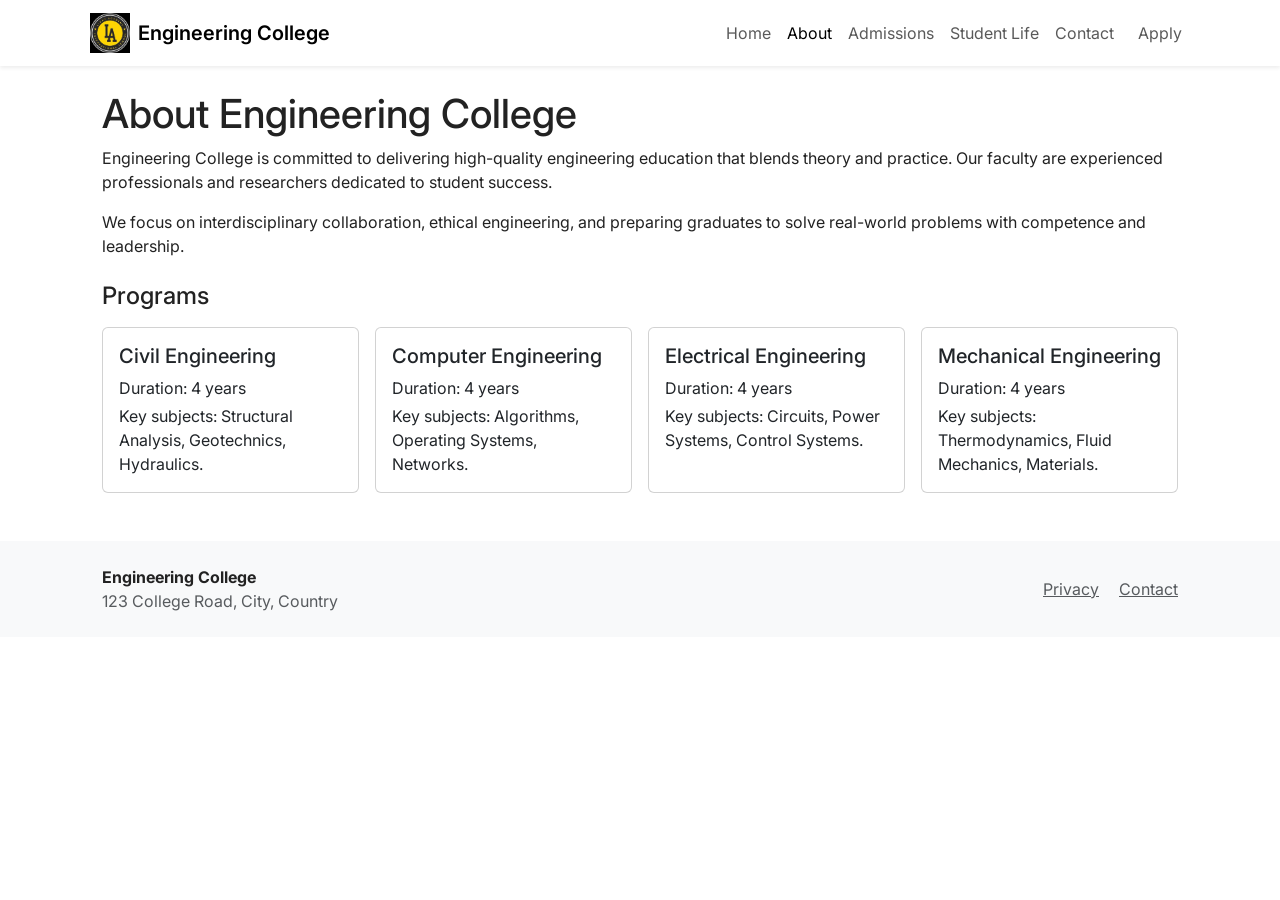
<file: about.html>
<!doctype html>
<html lang="en">
  <head>
    <meta charset="utf-8" />
    <meta name="viewport" content="width=device-width, initial-scale=1" />
    <title>About — Engineering College</title>
    <link href="https://fonts.googleapis.com/css2?family=Inter:wght@300;400;600;700&display=swap" rel="stylesheet">
    <link href="https://cdn.jsdelivr.net/npm/bootstrap@5.3.2/dist/css/bootstrap.min.css" rel="stylesheet">
    <link rel="stylesheet" href="assets/css/styles.css">
  </head>
  <body>
    <!-- Navbar -->
    <header class="sticky-top bg-white shadow-sm">
      <nav class="navbar navbar-expand-lg navbar-light container" aria-label="Main navigation">
        <a class="navbar-brand d-flex align-items-center" href="index.html">
          <img src="assets/images/logo.webp" alt="Engineering College logo" width="40" height="40" class="me-2">
          <span class="fs-5 fw-600">Engineering College</span>
        </a>
        <button class="navbar-toggler" type="button" data-bs-toggle="collapse" data-bs-target="#mainNav" aria-controls="mainNav" aria-expanded="false" aria-label="Toggle navigation">
          <span class="navbar-toggler-icon"></span>
        </button>
        <div class="collapse navbar-collapse" id="mainNav">
          <ul class="navbar-nav ms-auto mb-2 mb-lg-0">
            <li class="nav-item"><a class="nav-link" href="index.html">Home</a></li>
            <li class="nav-item"><a class="nav-link active" href="about.html">About</a></li>
            <li class="nav-item"><a class="nav-link" href="admissions.html">Admissions</a></li>
            <li class="nav-item"><a class="nav-link" href="student-life.html">Student Life</a></li>
            <li class="nav-item"><a class="nav-link" href="contact.html">Contact</a></li>
            <li class="nav-item"><a class="nav-link btn btn-outline-primary ms-2" href="registration.html">Apply</a></li>
          </ul>
        </div>
      </nav>
    </header>

    <main class="container mt-4">
      <section class="mb-4">
        <h1>About Engineering College</h1>
        <p>Engineering College is committed to delivering high-quality engineering education that blends theory and practice. Our faculty are experienced professionals and researchers dedicated to student success.</p>
        <p>We focus on interdisciplinary collaboration, ethical engineering, and preparing graduates to solve real-world problems with competence and leadership.</p>
      </section>

      <section>
        <h2 class="h4 mb-3">Programs</h2>
        <div class="row g-3">
          <div class="col-12 col-md-6 col-lg-3">
            <div class="card h-100">
              <div class="card-body">
                <h3 class="h5">Civil Engineering</h3>
                <p class="mb-1">Duration: 4 years</p>
                <p class="mb-0">Key subjects: Structural Analysis, Geotechnics, Hydraulics.</p>
              </div>
            </div>
          </div>
          <div class="col-12 col-md-6 col-lg-3">
            <div class="card h-100">
              <div class="card-body">
                <h3 class="h5">Computer Engineering</h3>
                <p class="mb-1">Duration: 4 years</p>
                <p class="mb-0">Key subjects: Algorithms, Operating Systems, Networks.</p>
              </div>
            </div>
          </div>
          <div class="col-12 col-md-6 col-lg-3">
            <div class="card h-100">
              <div class="card-body">
                <h3 class="h5">Electrical Engineering</h3>
                <p class="mb-1">Duration: 4 years</p>
                <p class="mb-0">Key subjects: Circuits, Power Systems, Control Systems.</p>
              </div>
            </div>
          </div>
          <div class="col-12 col-md-6 col-lg-3">
            <div class="card h-100">
              <div class="card-body">
                <h3 class="h5">Mechanical Engineering</h3>
                <p class="mb-1">Duration: 4 years</p>
                <p class="mb-0">Key subjects: Thermodynamics, Fluid Mechanics, Materials.</p>
              </div>
            </div>
          </div>
        </div>
      </section>
    </main>

    <footer class="mt-5 bg-light py-4">
      <div class="container d-flex flex-column flex-md-row justify-content-between align-items-center">
        <div>
          <strong>Engineering College</strong>
          <div class="text-muted">123 College Road, City, Country</div>
        </div>
        <nav>
          <a href="privacy.html" class="text-muted me-3">Privacy</a>
          <a href="contact.html" class="text-muted">Contact</a>
        </nav>
      </div>
    </footer>

    <script src="https://cdn.jsdelivr.net/npm/bootstrap@5.3.2/dist/js/bootstrap.bundle.min.js"></script>
    <script src="assets/js/main.js"></script>
  </body>
</html>
</file>
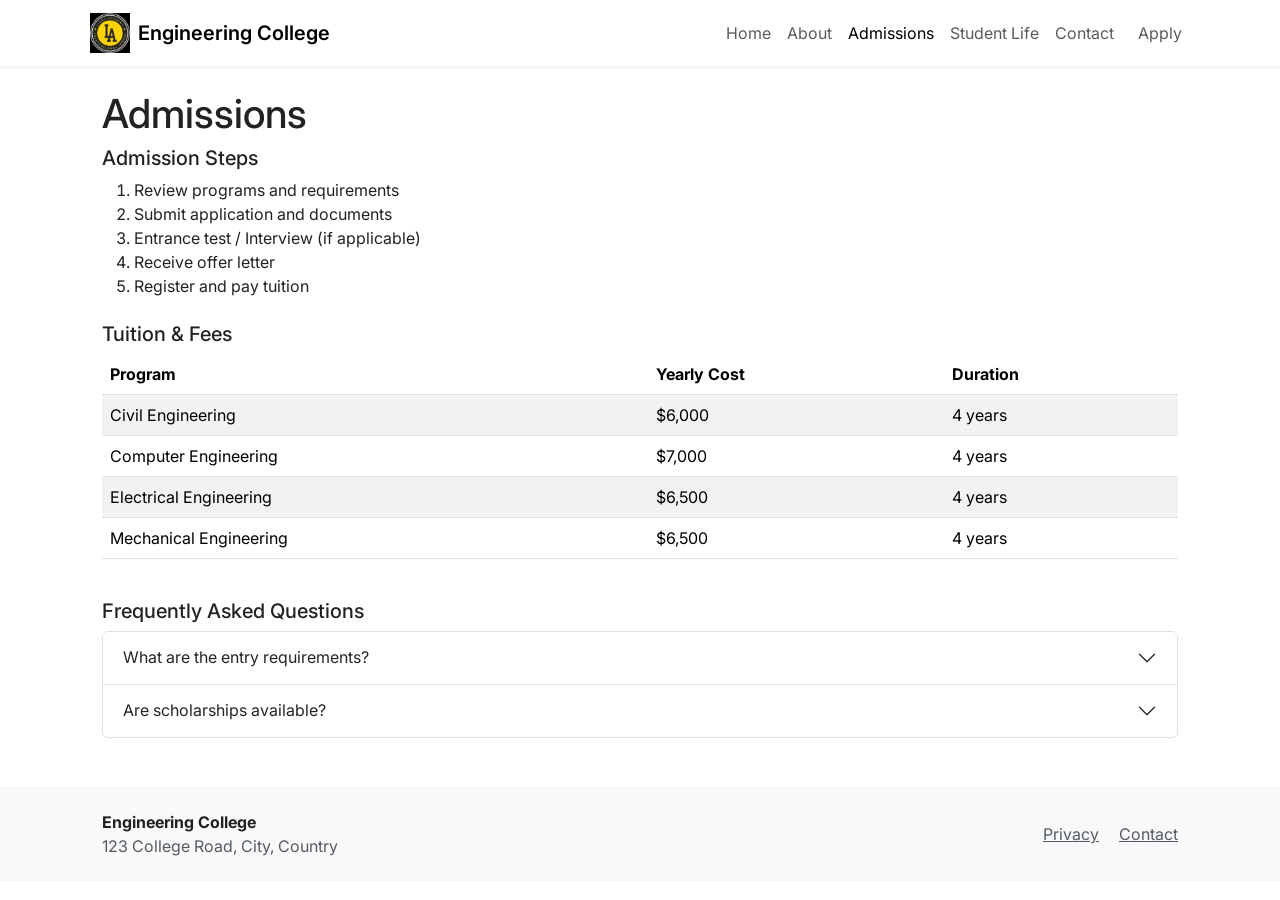
<file: admissions.html>
<!doctype html>
<html lang="en">
  <head>
    <meta charset="utf-8" />
    <meta name="viewport" content="width=device-width, initial-scale=1" />
    <title>Admissions — Engineering College</title>
    <link href="https://fonts.googleapis.com/css2?family=Inter:wght@300;400;600;700&display=swap" rel="stylesheet">
    <link href="https://cdn.jsdelivr.net/npm/bootstrap@5.3.2/dist/css/bootstrap.min.css" rel="stylesheet">
    <link rel="stylesheet" href="assets/css/styles.css">
  </head>
  <body>
    <header class="sticky-top bg-white shadow-sm">
      <nav class="navbar navbar-expand-lg navbar-light container" aria-label="Main navigation">
        <a class="navbar-brand d-flex align-items-center" href="index.html">
          <img src="assets/images/logo.webp" alt="Engineering College logo" width="40" height="40" class="me-2">
          <span class="fs-5 fw-600">Engineering College</span>
        </a>
        <button class="navbar-toggler" type="button" data-bs-toggle="collapse" data-bs-target="#mainNav" aria-controls="mainNav" aria-expanded="false" aria-label="Toggle navigation">
          <span class="navbar-toggler-icon"></span>
        </button>
        <div class="collapse navbar-collapse" id="mainNav">
          <ul class="navbar-nav ms-auto mb-2 mb-lg-0">
            <li class="nav-item"><a class="nav-link" href="index.html">Home</a></li>
            <li class="nav-item"><a class="nav-link" href="about.html">About</a></li>
            <li class="nav-item"><a class="nav-link active" href="admissions.html">Admissions</a></li>
            <li class="nav-item"><a class="nav-link" href="student-life.html">Student Life</a></li>
            <li class="nav-item"><a class="nav-link" href="contact.html">Contact</a></li>
            <li class="nav-item"><a class="nav-link btn btn-outline-primary ms-2" href="registration.html">Apply</a></li>
          </ul>
        </div>
      </nav>
    </header>

    <main class="container mt-4">
      <h1>Admissions</h1>
      <section class="mb-4">
        <h2 class="h5">Admission Steps</h2>
        <ol>
          <li>Review programs and requirements</li>
          <li>Submit application and documents</li>
          <li>Entrance test / Interview (if applicable)</li>
          <li>Receive offer letter</li>
          <li>Register and pay tuition</li>
        </ol>
      </section>

      <section class="mb-4">
        <h2 class="h5">Tuition & Fees</h2>
        <div class="table-responsive">
          <table class="table table-striped">
            <thead>
              <tr>
                <th>Program</th>
                <th>Yearly Cost</th>
                <th>Duration</th>
              </tr>
            </thead>
            <tbody>
              <tr>
                <td>Civil Engineering</td>
                <td>$6,000</td>
                <td>4 years</td>
              </tr>
              <tr>
                <td>Computer Engineering</td>
                <td>$7,000</td>
                <td>4 years</td>
              </tr>
              <tr>
                <td>Electrical Engineering</td>
                <td>$6,500</td>
                <td>4 years</td>
              </tr>
              <tr>
                <td>Mechanical Engineering</td>
                <td>$6,500</td>
                <td>4 years</td>
              </tr>
            </tbody>
          </table>
        </div>
      </section>

      <section>
        <h2 class="h5">Frequently Asked Questions</h2>
        <div class="accordion" id="faqAccordion">
          <div class="accordion-item">
            <h2 class="accordion-header" id="faq1">
              <button class="accordion-button collapsed" type="button" data-bs-toggle="collapse" data-bs-target="#collapse1" aria-expanded="false" aria-controls="collapse1">
                What are the entry requirements?
              </button>
            </h2>
            <div id="collapse1" class="accordion-collapse collapse" aria-labelledby="faq1" data-bs-parent="#faqAccordion">
              <div class="accordion-body">
                Entry requirements vary by program; generally a high-school diploma with math and science, plus entrance test where applicable.
              </div>
            </div>
          </div>
          <div class="accordion-item">
            <h2 class="accordion-header" id="faq2">
              <button class="accordion-button collapsed" type="button" data-bs-toggle="collapse" data-bs-target="#collapse2" aria-expanded="false" aria-controls="collapse2">
                Are scholarships available?
              </button>
            </h2>
            <div id="collapse2" class="accordion-collapse collapse" aria-labelledby="faq2" data-bs-parent="#faqAccordion">
              <div class="accordion-body">
                Yes — merit and need-based scholarships are available. Check the scholarships page for details.
              </div>
            </div>
          </div>
        </div>
      </section>
    </main>

    <footer class="mt-5 bg-light py-4">
      <div class="container d-flex flex-column flex-md-row justify-content-between align-items-center">
        <div>
          <strong>Engineering College</strong>
          <div class="text-muted">123 College Road, City, Country</div>
        </div>
        <nav>
          <a href="privacy.html" class="text-muted me-3">Privacy</a>
          <a href="contact.html" class="text-muted">Contact</a>
        </nav>
      </div>
    </footer>

    <script src="https://cdn.jsdelivr.net/npm/bootstrap@5.3.2/dist/js/bootstrap.bundle.min.js"></script>
    <script src="assets/js/main.js"></script>
  </body>
</html>
</file>
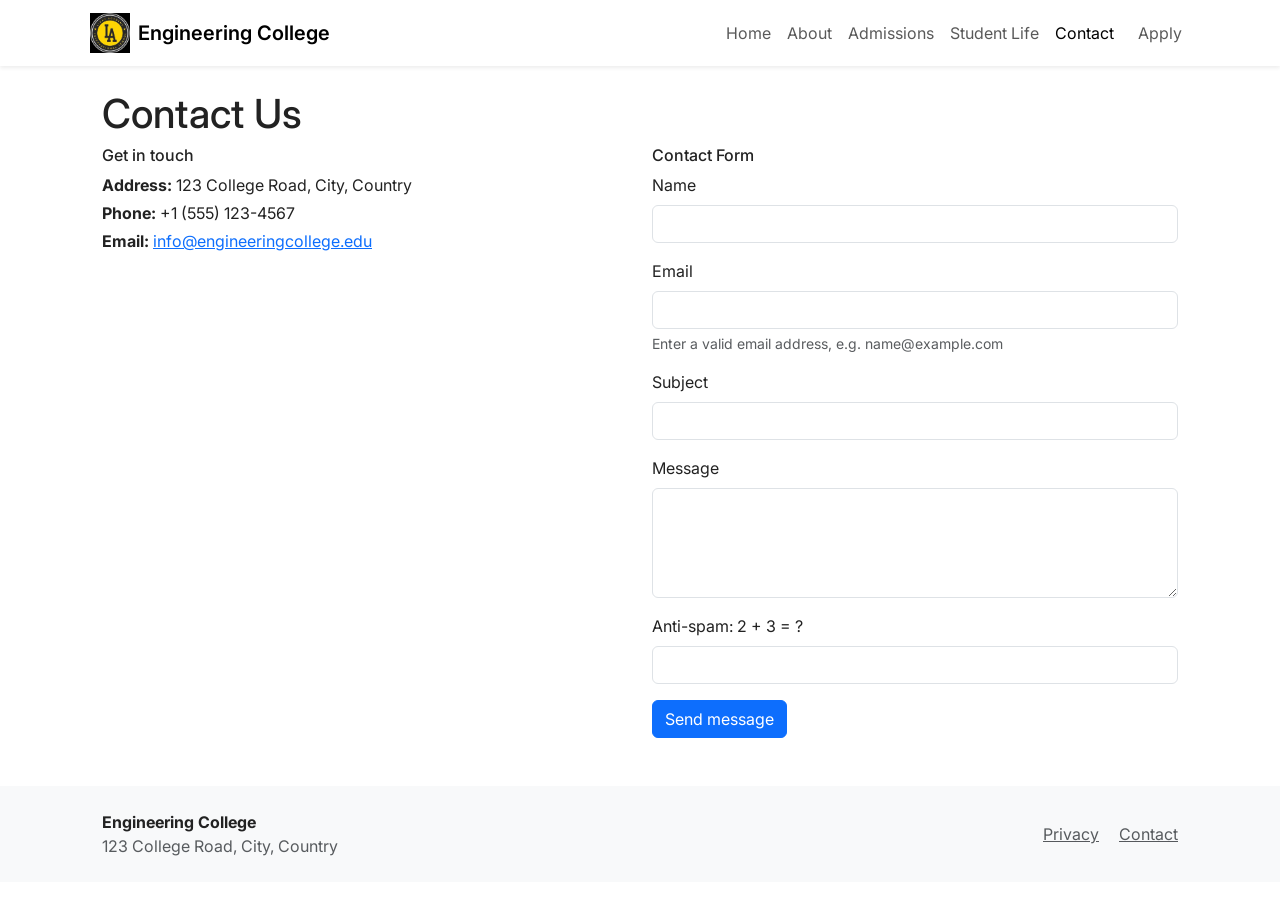
<file: contact.html>
<!doctype html>
<html lang="en">
  <head>
    <meta charset="utf-8" />
    <meta name="viewport" content="width=device-width, initial-scale=1" />
    <title>Contact — Engineering College</title>
    <link href="https://fonts.googleapis.com/css2?family=Inter:wght@300;400;600;700&display=swap" rel="stylesheet">
    <link href="https://cdn.jsdelivr.net/npm/bootstrap@5.3.2/dist/css/bootstrap.min.css" rel="stylesheet">
    <link rel="stylesheet" href="assets/css/styles.css">
  </head>
  <body>
    <header class="sticky-top bg-white shadow-sm">
      <nav class="navbar navbar-expand-lg navbar-light container" aria-label="Main navigation">
        <a class="navbar-brand d-flex align-items-center" href="index.html">
          <img src="assets/images/logo.webp" alt="Engineering College logo" width="40" height="40" class="me-2">
          <span class="fs-5 fw-600">Engineering College</span>
        </a>
        <button class="navbar-toggler" type="button" data-bs-toggle="collapse" data-bs-target="#mainNav" aria-controls="mainNav" aria-expanded="false" aria-label="Toggle navigation">
          <span class="navbar-toggler-icon"></span>
        </button>
        <div class="collapse navbar-collapse" id="mainNav">
          <ul class="navbar-nav ms-auto mb-2 mb-lg-0">
            <li class="nav-item"><a class="nav-link" href="index.html">Home</a></li>
            <li class="nav-item"><a class="nav-link" href="about.html">About</a></li>
            <li class="nav-item"><a class="nav-link" href="admissions.html">Admissions</a></li>
            <li class="nav-item"><a class="nav-link" href="student-life.html">Student Life</a></li>
            <li class="nav-item"><a class="nav-link active" href="contact.html">Contact</a></li>
            <li class="nav-item"><a class="nav-link btn btn-outline-primary ms-2" href="registration.html">Apply</a></li>
          </ul>
        </div>
      </nav>
    </header>

    <main class="container mt-4">
      <h1>Contact Us</h1>
      <div class="row">
        <div class="col-12 col-md-6 mb-4">
          <h2 class="h6">Get in touch</h2>
          <p class="mb-1"><strong>Address:</strong> 123 College Road, City, Country</p>
          <p class="mb-1"><strong>Phone:</strong> +1 (555) 123-4567</p>
          <p class="mb-3"><strong>Email:</strong> <a href="mailto:info@engineeringcollege.edu">info@engineeringcollege.edu</a></p>
          <!-- Optional map iframe placeholder -->
          <div class="ratio ratio-16x9">
            <!-- TODO: replace src with real map if desired -->
            <iframe src="https://www.openstreetmap.org/export/embed.html?bbox=0,0,0,0" style="border:0" aria-label="Map" loading="lazy"></iframe>
          </div>
        </div>
        <div class="col-12 col-md-6">
          <h2 class="h6">Contact Form</h2>
          <form id="contactForm" novalidate>
            <div class="mb-3">
              <label for="contactName" class="form-label">Name</label>
              <input type="text" id="contactName" name="name" class="form-control" required aria-required="true">
              <div class="invalid-feedback">Please enter your name.</div>
            </div>
            <div class="mb-3">
              <label for="contactEmail" class="form-label">Email</label>
              <input type="email" id="contactEmail" name="email" class="form-control" required aria-describedby="contactEmailHelp" pattern="^[a-zA-Z0-9._%+-]+@[a-zA-Z0-9.-]+\.[a-zA-Z]{2,}$">
              <div id="contactEmailHelp" class="form-text">Enter a valid email address, e.g. name@example.com</div>
              <div class="invalid-feedback">Please enter a valid email (e.g. name@example.com).</div>
            </div>
            <div class="mb-3">
              <label for="contactSubject" class="form-label">Subject</label>
              <input type="text" id="contactSubject" name="subject" class="form-control" required>
              <div class="invalid-feedback">Please enter a subject.</div>
            </div>
            <div class="mb-3">
              <label for="contactMessage" class="form-label">Message</label>
              <textarea id="contactMessage" name="message" class="form-control" rows="4" required></textarea>
              <div class="invalid-feedback">Please enter your message.</div>
            </div>
            <div class="mb-3">
              <label for="antispam" class="form-label">Anti-spam: 2 + 3 = ?</label>
              <input type="text" id="antispam" name="antispam" class="form-control" required>
              <div class="invalid-feedback">Please solve the anti-spam question.</div>
            </div>
            <div id="contactAlert" role="alert" class="d-none alert" aria-live="polite"></div>
            <button type="submit" class="btn btn-primary">Send message</button>
          </form>
        </div>
      </div>
    </main>

    <footer class="mt-5 bg-light py-4">
      <div class="container d-flex flex-column flex-md-row justify-content-between align-items-center">
        <div>
          <strong>Engineering College</strong>
          <div class="text-muted">123 College Road, City, Country</div>
        </div>
        <nav>
          <a href="privacy.html" class="text-muted me-3">Privacy</a>
          <a href="contact.html" class="text-muted">Contact</a>
        </nav>
      </div>
    </footer>

    <script src="https://cdn.jsdelivr.net/npm/bootstrap@5.3.2/dist/js/bootstrap.bundle.min.js"></script>
    <script src="assets/js/main.js"></script>
  </body>
</html>
</file>
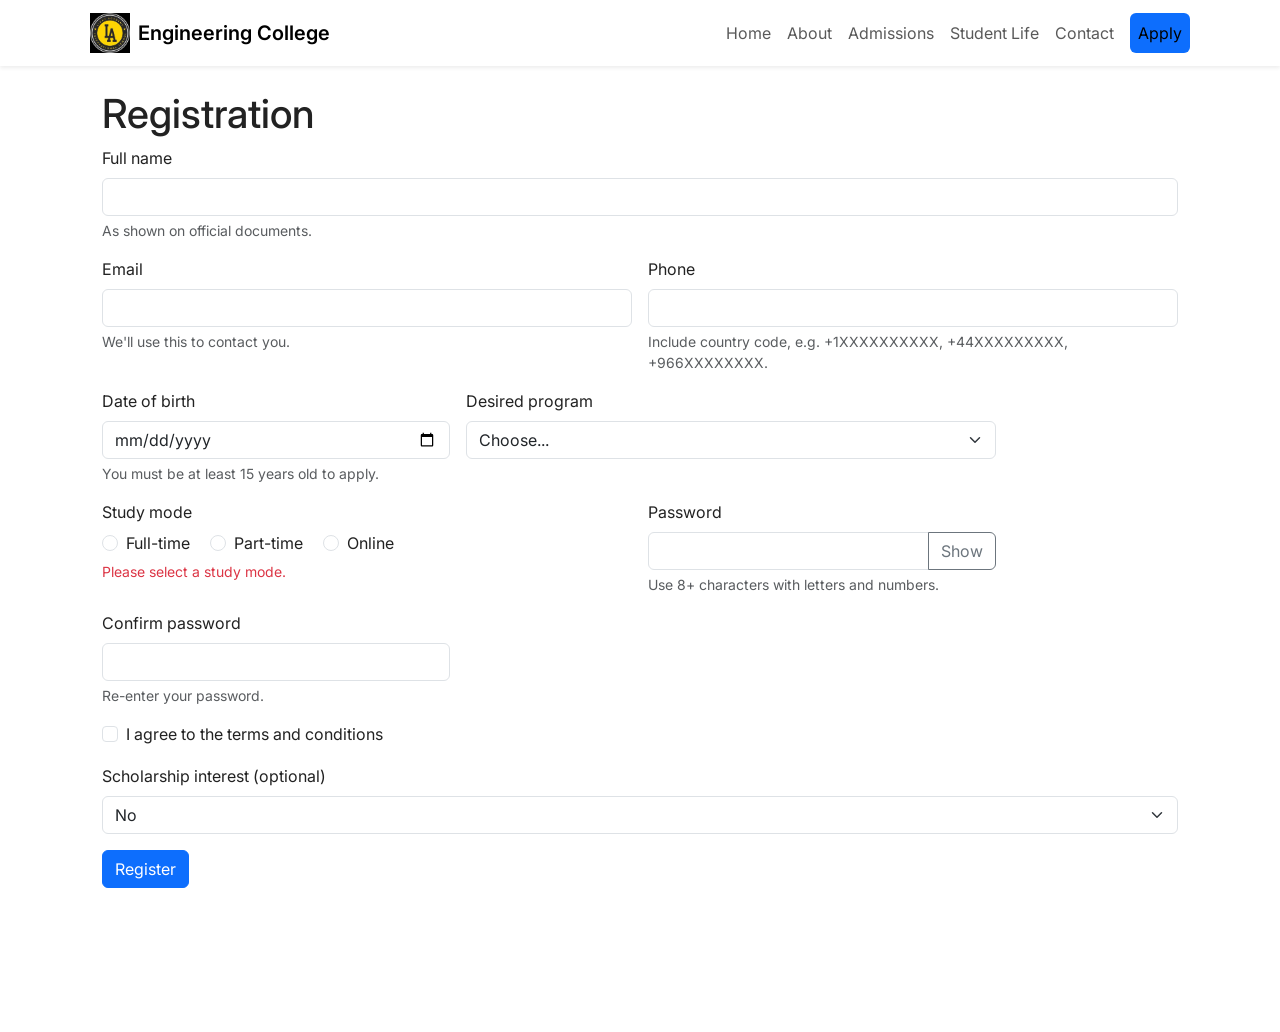
<file: registration.html>
<!doctype html>
<html lang="en">
  <head>
    <meta charset="utf-8" />
    <meta name="viewport" content="width=device-width, initial-scale=1" />
    <title>Registration — Engineering College</title>
    <link href="https://fonts.googleapis.com/css2?family=Inter:wght@300;400;600;700&display=swap" rel="stylesheet">
    <link href="https://cdn.jsdelivr.net/npm/bootstrap@5.3.2/dist/css/bootstrap.min.css" rel="stylesheet">
    <link rel="stylesheet" href="assets/css/styles.css">
  </head>
  <body>
    <header class="sticky-top bg-white shadow-sm">
      <nav class="navbar navbar-expand-lg navbar-light container" aria-label="Main navigation">
        <a class="navbar-brand d-flex align-items-center" href="index.html">
          <img src="assets/images/logo.webp" alt="Engineering College logo" width="40" height="40" class="me-2">
          <span class="fs-5 fw-600">Engineering College</span>
        </a>
        <button class="navbar-toggler" type="button" data-bs-toggle="collapse" data-bs-target="#mainNav" aria-controls="mainNav" aria-expanded="false" aria-label="Toggle navigation">
          <span class="navbar-toggler-icon"></span>
        </button>
        <div class="collapse navbar-collapse" id="mainNav">
          <ul class="navbar-nav ms-auto mb-2 mb-lg-0">
            <li class="nav-item"><a class="nav-link" href="index.html">Home</a></li>
            <li class="nav-item"><a class="nav-link" href="about.html">About</a></li>
            <li class="nav-item"><a class="nav-link" href="admissions.html">Admissions</a></li>
            <li class="nav-item"><a class="nav-link" href="student-life.html">Student Life</a></li>
            <li class="nav-item"><a class="nav-link" href="contact.html">Contact</a></li>
            <li class="nav-item"><a class="nav-link btn btn-outline-primary ms-2" href="registration.html">Apply</a></li>
          </ul>
        </div>
      </nav>
    </header>

    <main class="container mt-4">
      <h1>Registration</h1>
      <form id="registrationForm" class="row g-3 needs-validation" novalidate>
        <div class="col-12">
          <label for="fullName" class="form-label">Full name</label>
          <input type="text" id="fullName" name="fullName" class="form-control" required aria-required="true" aria-describedby="fullNameHelp">
          <div id="fullNameHelp" class="form-text">As shown on official documents.</div>
          <div class="invalid-feedback">Please enter your full name.</div>
        </div>

        <div class="col-md-6">
          <label for="email" class="form-label">Email</label>
          <input type="email" id="email" name="email" class="form-control" required aria-describedby="emailHelp" pattern="^[a-zA-Z0-9._%+-]+@[a-zA-Z0-9.-]+\.[a-zA-Z]{2,}$">
          <div id="emailHelp" class="form-text">We'll use this to contact you.</div>
          <div class="invalid-feedback">Please provide a valid email (e.g. name@example.com).</div>
        </div>

        <div class="col-md-6">
          <label for="phone" class="form-label">Phone</label>
          <input type="tel" id="phone" name="phone" class="form-control" required aria-describedby="phoneHelp" pattern="^\+(1|44|966)[0-9\-\s]{6,15}$">
          <div id="phoneHelp" class="form-text">Include country code, e.g. +1XXXXXXXXXX, +44XXXXXXXXX, +966XXXXXXXX.</div>
          <div class="invalid-feedback">Please provide a valid phone number including country code (e.g. +1, +44, +966).</div>
        </div>

        <div class="col-md-4">
          <label for="dob" class="form-label">Date of birth</label>
          <input type="date" id="dob" name="dob" class="form-control" required aria-describedby="dobHelp">
          <div id="dobHelp" class="form-text">You must be at least 15 years old to apply.</div>
          <div class="invalid-feedback">You must be at least 15 years old.</div>
        </div>

        <div class="col-md-6">
          <label for="program" class="form-label">Desired program</label>
          <select id="program" name="program" class="form-select" required>
            <option value="">Choose...</option>
            <option>Computer Engineering</option>
            <option>Civil Engineering</option>
            <option>Electrical Engineering</option>
            <option>Mechanical Engineering</option>
          </select>
          <div class="invalid-feedback">Please choose a program.</div>
        </div>

        <fieldset class="col-md-6">
          <legend class="col-form-label pt-0">Study mode</legend>
          <div>
            <div class="form-check form-check-inline">
              <input class="form-check-input" type="radio" name="mode" id="fulltime" value="Full-time" required>
              <label class="form-check-label" for="fulltime">Full-time</label>
            </div>
            <div class="form-check form-check-inline">
              <input class="form-check-input" type="radio" name="mode" id="parttime" value="Part-time" required>
              <label class="form-check-label" for="parttime">Part-time</label>
            </div>
            <div class="form-check form-check-inline">
              <input class="form-check-input" type="radio" name="mode" id="online" value="Online" required>
              <label class="form-check-label" for="online">Online</label>
            </div>
            <div class="invalid-feedback d-block">Please select a study mode.</div>
          </div>
        </fieldset>

        <!-- Intended intake field removed per request -->

        <div class="col-md-4 position-relative">
          <label for="password" class="form-label">Password</label>
          <div class="input-group">
            <input type="password" id="password" name="password" class="form-control" required aria-describedby="passwordHelp" aria-invalid="false">
            <button class="btn btn-outline-secondary" type="button" id="togglePassword" aria-label="Toggle password visibility">Show</button>
          </div>
          <div id="passwordHelp" class="form-text">Use 8+ characters with letters and numbers.</div>
          <div class="invalid-feedback">Please enter a valid password (8+ chars).</div>
        </div>

        <div class="col-md-4">
          <label for="confirmPassword" class="form-label">Confirm password</label>
          <input type="password" id="confirmPassword" name="confirmPassword" class="form-control" required aria-describedby="confirmHelp">
          <div id="confirmHelp" class="form-text">Re-enter your password.</div>
          <div class="invalid-feedback">Passwords must match.</div>
        </div>

        <div class="col-12">
          <div class="form-check">
            <input class="form-check-input" type="checkbox" id="agree" required>
            <label class="form-check-label" for="agree">I agree to the terms and conditions</label>
            <div class="invalid-feedback">You must agree before submitting.</div>
          </div>
        </div>

        <div class="col-12">
          <label for="scholarship" class="form-label">Scholarship interest (optional)</label>
          <select id="scholarship" name="scholarship" class="form-select">
            <option value="">No</option>
            <option value="yes">Yes, I'm interested</option>
          </select>
        </div>

        <div class="col-12">
          <div id="regAlert" role="alert" class="d-none alert" aria-live="polite"></div>
          <button type="submit" class="btn btn-primary">Register</button>
        </div>
      </form>
    </main>

    <footer class="mt-5 bg-light py-4">
      <div class="container d-flex flex-column flex-md-row justify-content-between align-items-center">
        <div>
          <strong>Engineering College</strong>
          <div class="text-muted">123 College Road, City, Country</div>
        </div>
        <nav>
          <a href="privacy.html" class="text-muted me-3">Privacy</a>
          <a href="contact.html" class="text-muted">Contact</a>
        </nav>
      </div>
    </footer>

    <script src="https://cdn.jsdelivr.net/npm/bootstrap@5.3.2/dist/js/bootstrap.bundle.min.js"></script>
    <script src="assets/js/main.js"></script>
  </body>
</html>
</file>
<file: assets/css/styles.css>
:root{
  --navy: #0b3d91;
  --accent: #ff6b35;
  --muted: #6c757d;
  --max-width: 1100px;
  --space-1: 8px;
  --space-2: 16px;
  --space-3: 24px;
}
/* Mobile-first base */
*{box-sizing:border-box}
html,body{height:100%}
body{
  font-family: 'Inter', system-ui, -apple-system, 'Segoe UI', Roboto, 'Helvetica Neue', Arial;
  line-height:1.5;
  color:#222;
  padding:0;
  margin:0;
  background-color:#fff;
}
.container{max-width:var(--max-width)}

.hero{background-image:linear-gradient(180deg, rgba(11,61,145,0.9), rgba(11,61,145,0.9));}
.btn-accent{background:var(--accent); color:#fff; border-color:var(--accent)}
.btn-accent:hover,.btn-accent:focus{background:#e55b2b}

/* Cards images: ensure they don't overflow */
.card-img-top{object-fit:cover; height:180px}

/* Focus outlines for accessibility */
a:focus, button:focus, input:focus, select:focus, textarea:focus{outline:3px solid rgba(11,61,145,0.25); outline-offset:2px}

/* Accordion keyboard visible */
.accordion-button:focus{box-shadow:0 0 0 0.2rem rgba(11,61,145,0.25)}

/* Filters */
.filter-item{transition:opacity .2s ease, transform .2s ease}
.filter-item.hidden{opacity:0; transform:scale(.98); pointer-events:none; height:0; margin:0; padding:0}

/* Alerts */
.alert{margin-top:var(--space-2)}

/* Utility */
.fw-600{font-weight:600}

/* Prevent horizontal scroll */
html,body{overflow-x:hidden}

@media (min-width:768px){
  .card-img-top{height:200px}
}
</file>
